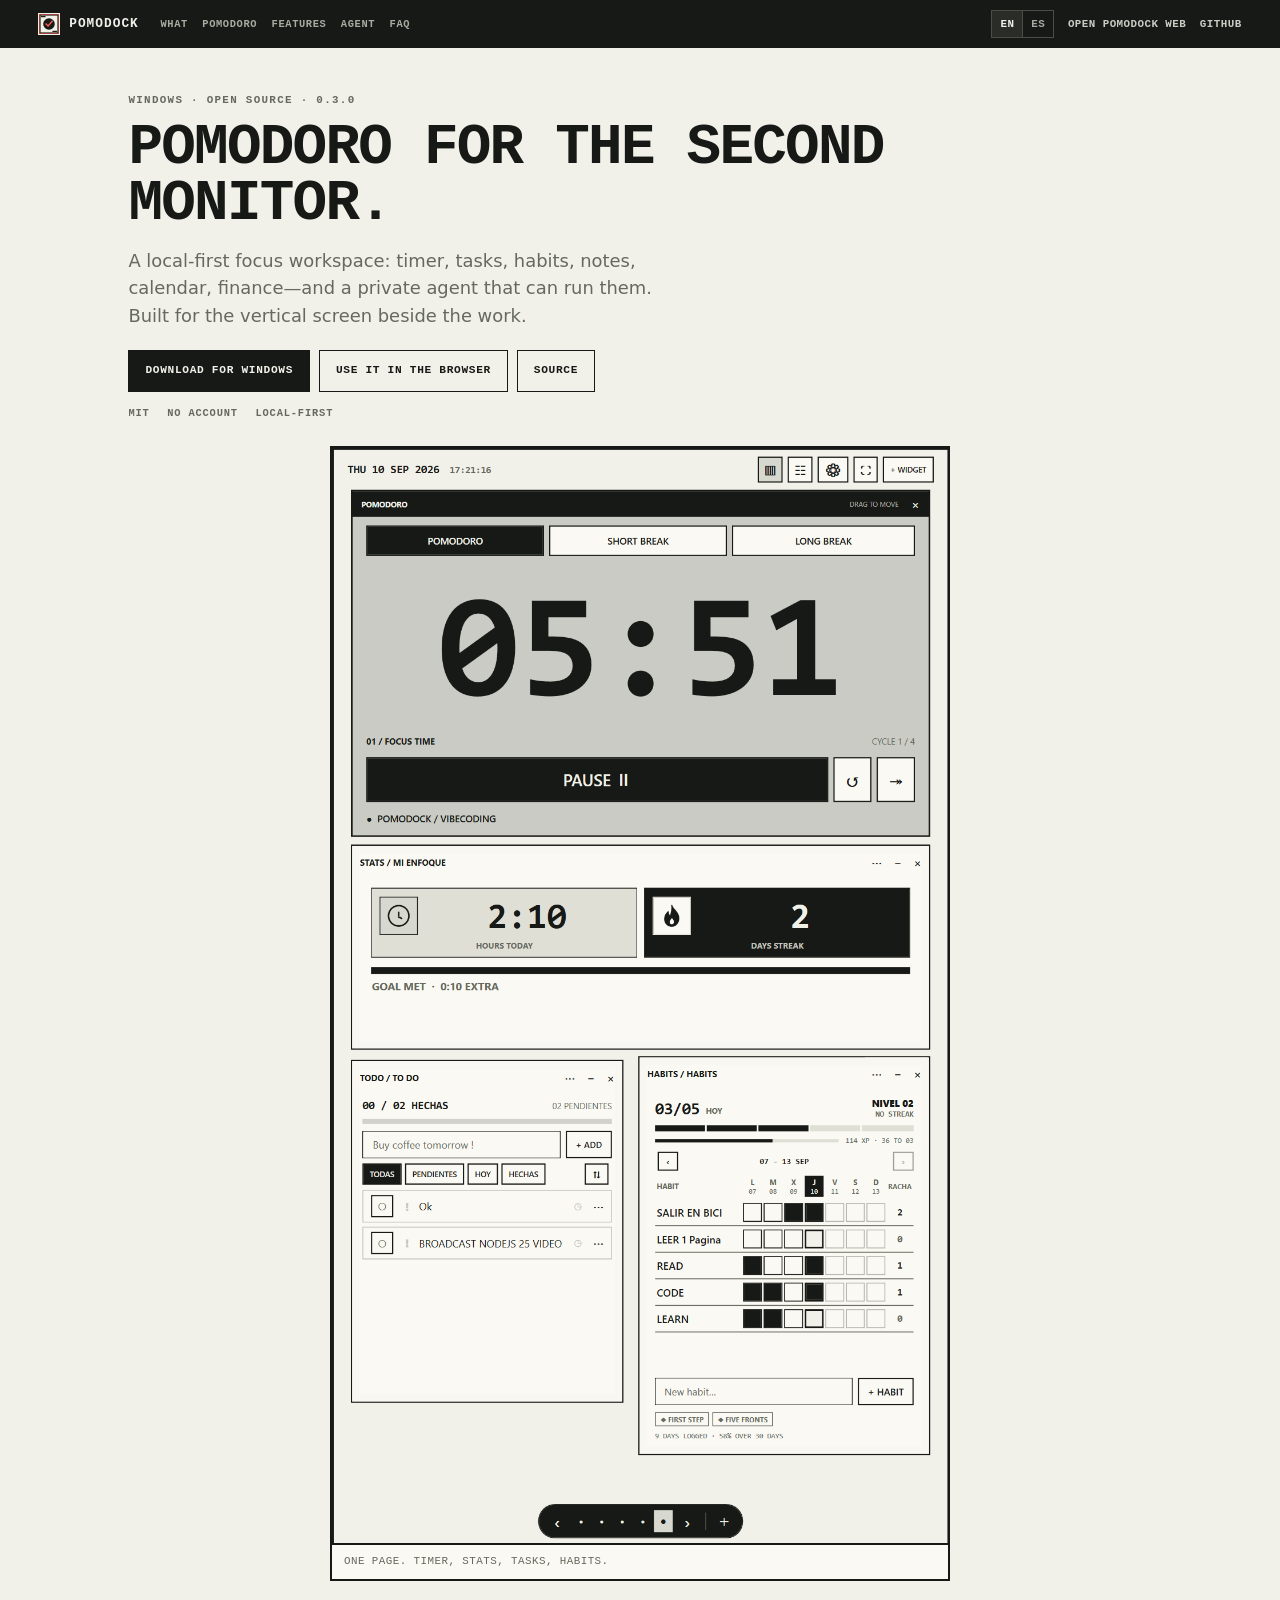
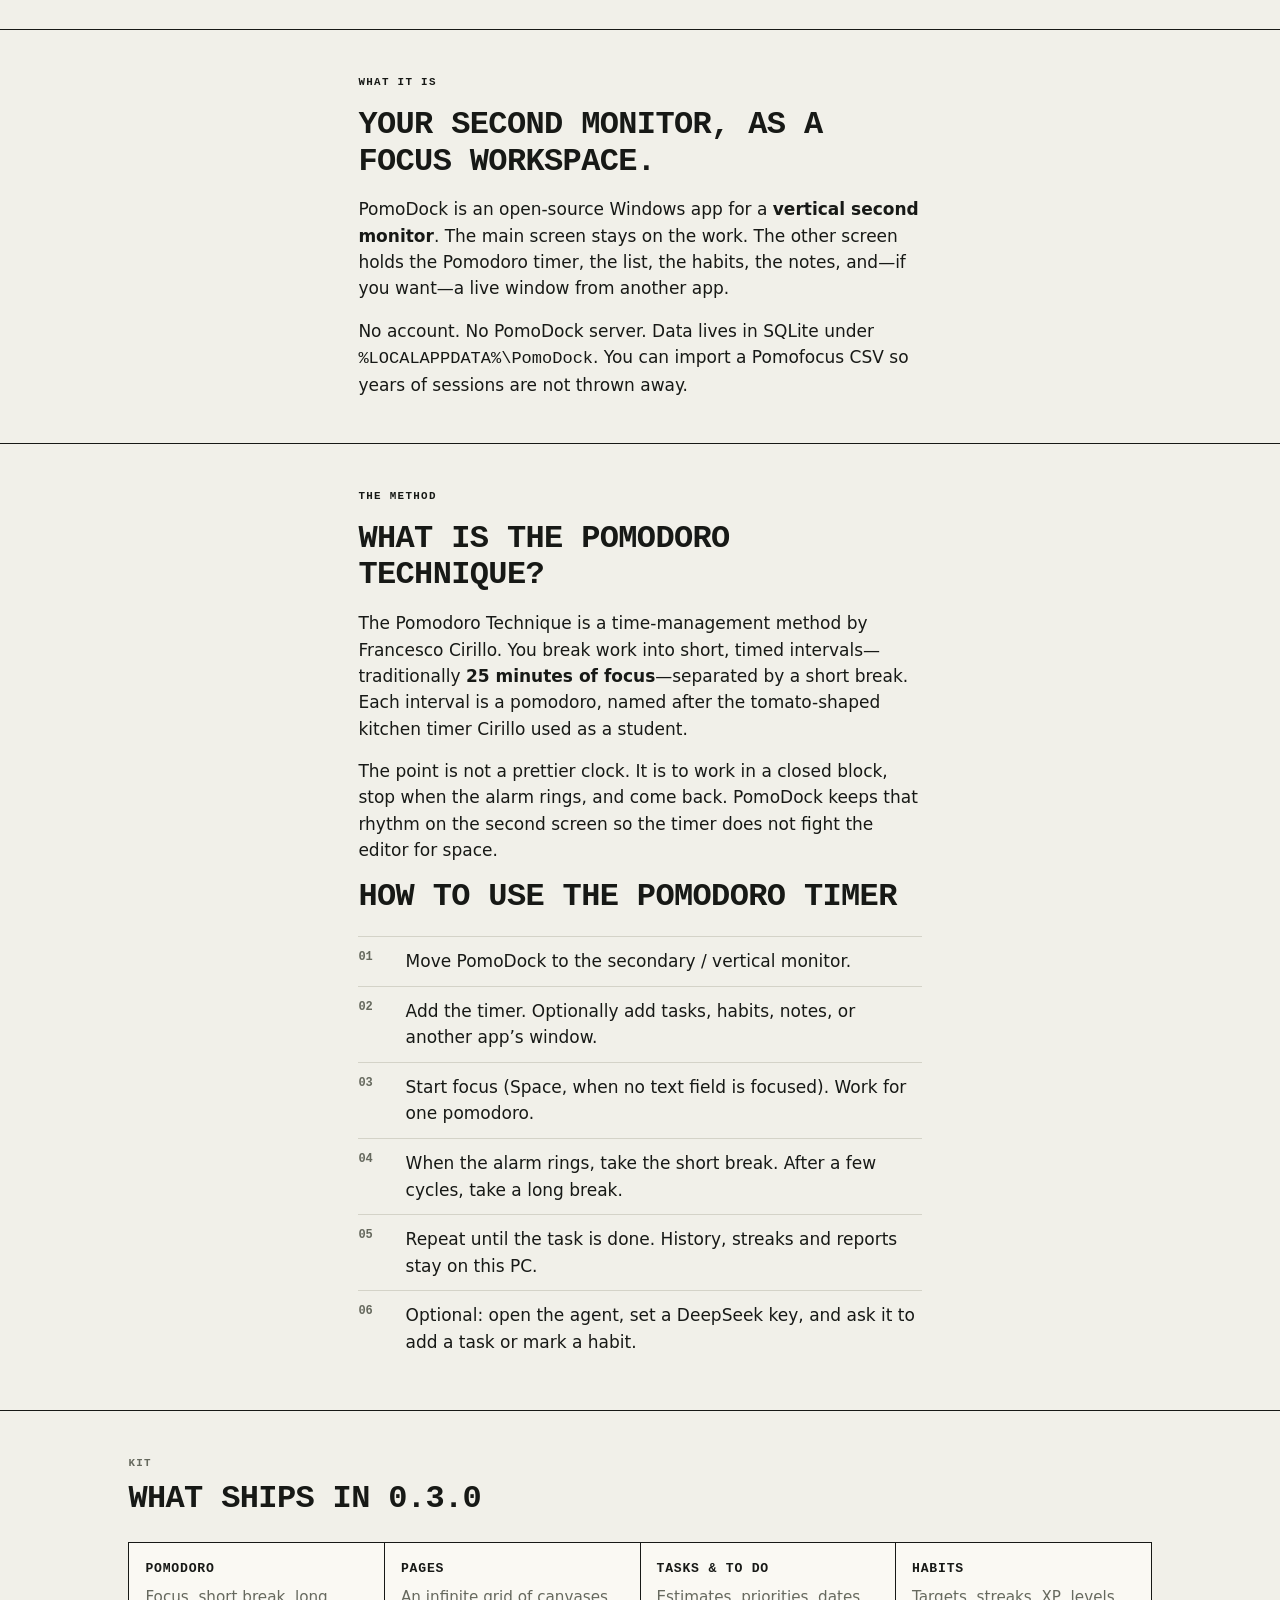
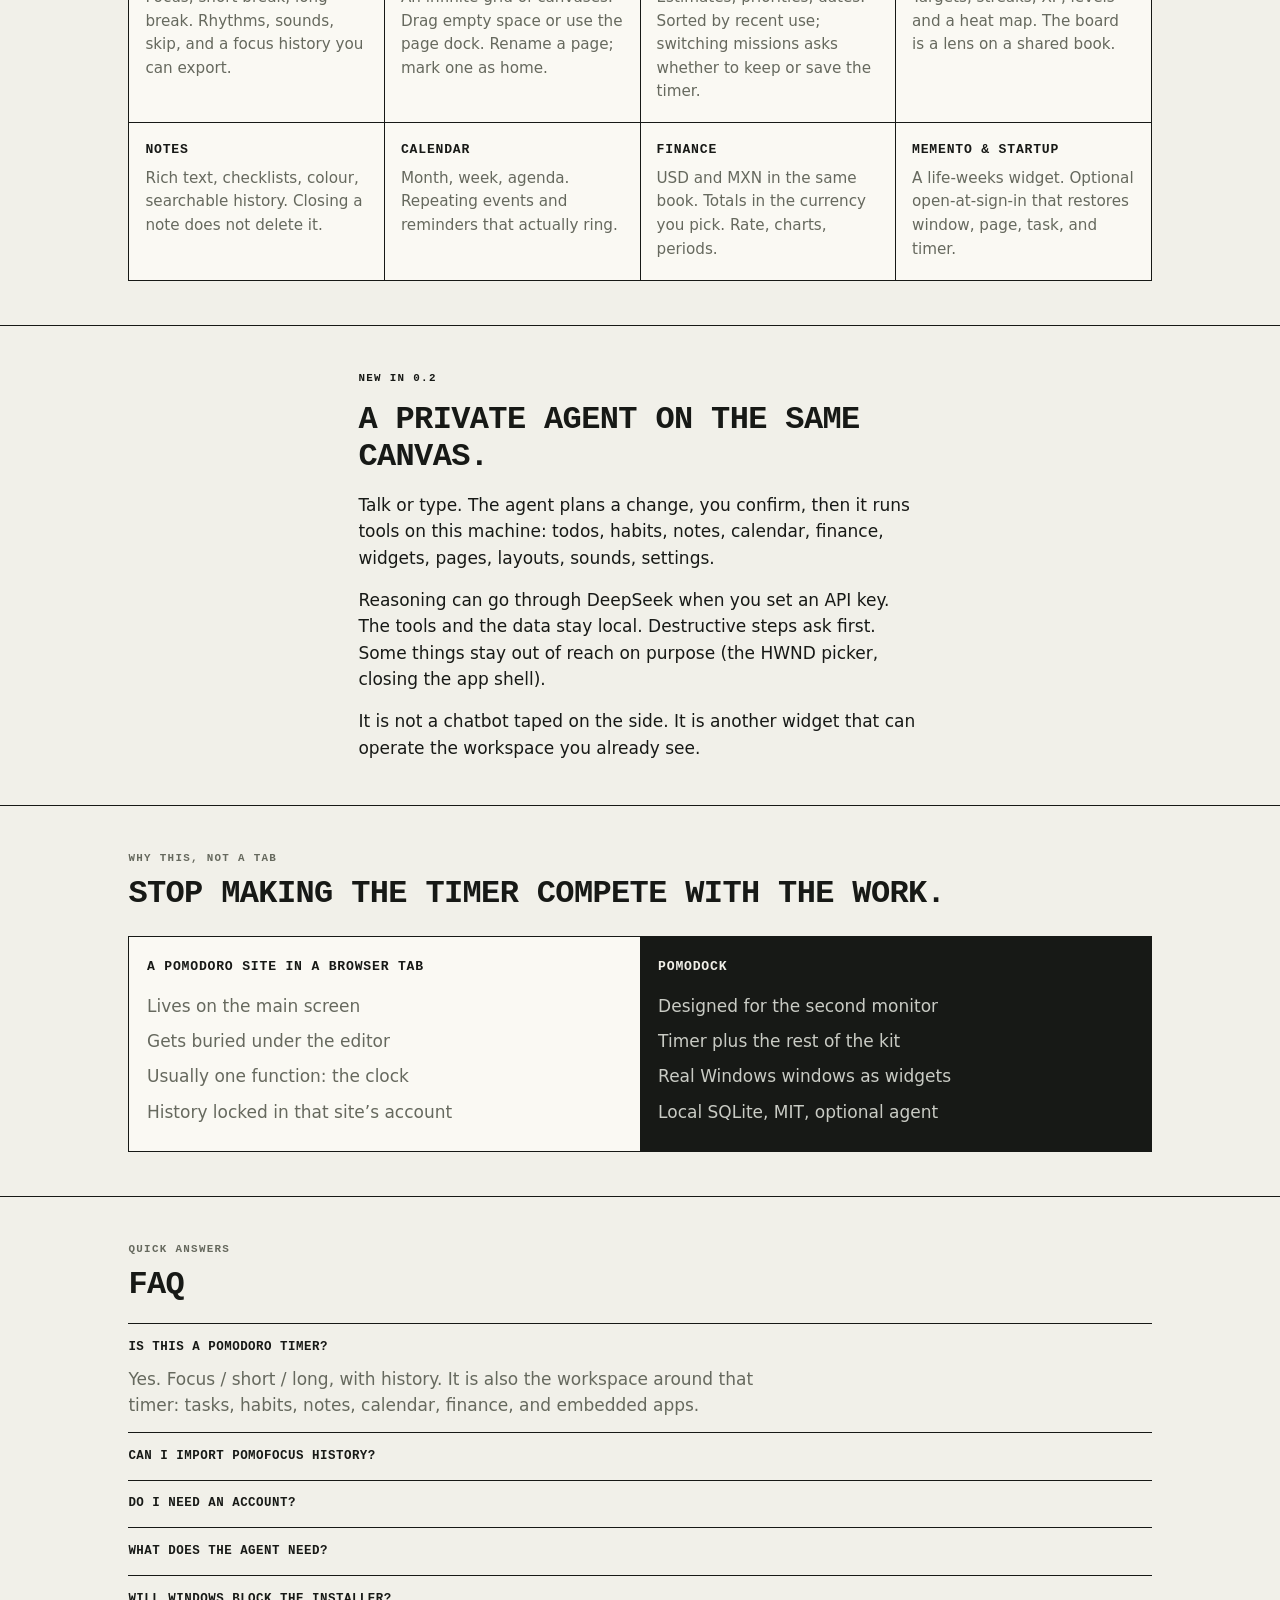
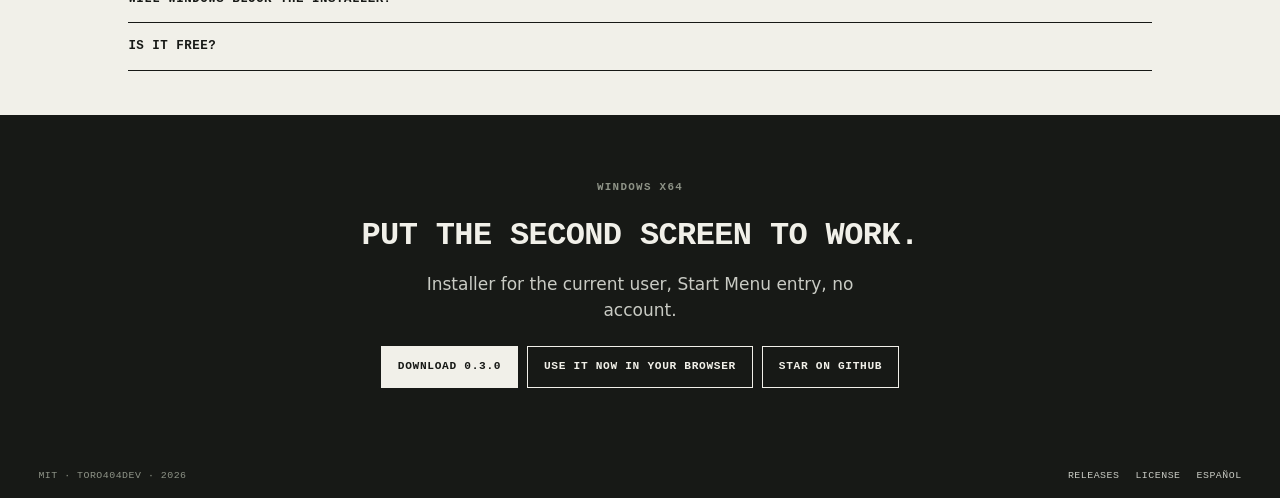
<file: website/en/index.html>
<!doctype html>
<html lang="en">
<head>
  <meta charset="utf-8">
  <meta name="viewport" content="width=device-width, initial-scale=1">
  <title>Pomodoro Timer for a Vertical Second Monitor — PomoDock</title>
  <meta name="description" content="Open-source Pomodoro workspace for Windows. Timer, tasks, habits and a private agent on your vertical second monitor. Local-first. Import Pomofocus. MIT.">
  <meta name="theme-color" content="#171916">
  <meta name="robots" content="index, follow">
  <link rel="canonical" href="https://pomodock.com/en/">
  <link rel="alternate" hreflang="en" href="https://pomodock.com/en/">
  <link rel="alternate" hreflang="es" href="https://pomodock.com/es/">
  <link rel="alternate" hreflang="x-default" href="https://pomodock.com/">
  <meta property="og:type" content="website">
  <meta property="og:site_name" content="PomoDock">
  <meta property="og:title" content="Pomodoro Timer for a Vertical Second Monitor — PomoDock">
  <meta property="og:description" content="Turn the unused screen into a Pomodoro workspace: timer, widgets, real Windows apps, and a local agent.">
  <meta property="og:url" content="https://pomodock.com/en/">
  <meta property="og:locale" content="en_US">
  <meta property="og:image" content="https://pomodock.com/assets/hero.png">
  <meta name="twitter:card" content="summary_large_image">
  <link rel="icon" href="../assets/pomodock-mark.svg" type="image/svg+xml">
  <link rel="stylesheet" href="../site.css?v=20260912e">
  <script src="../script.js?v=20260912e" defer></script>
  <script type="application/ld+json">
  {
    "@context": "https://schema.org",
    "@type": "SoftwareApplication",
    "name": "PomoDock",
    "applicationCategory": "DesktopEnhancementApplication",
    "operatingSystem": "Windows x64",
    "softwareVersion": "0.3.0",
    "description": "Open-source Pomodoro workspace for a vertical second monitor on Windows, with a private agent.",
    "url": "https://pomodock.com/en/",
    "downloadUrl": "https://github.com/TORO404DEV/focus-dock/releases/download/v0.3.0/PomoDock-Setup-0.3.0.exe",
    "codeRepository": "https://github.com/TORO404DEV/focus-dock",
    "license": "https://github.com/TORO404DEV/focus-dock/blob/main/LICENSE",
    "image": "https://pomodock.com/assets/hero.png",
    "offers": { "@type": "Offer", "price": "0", "priceCurrency": "USD" }
  }
  </script>
  <script type="application/ld+json">
  {
    "@context": "https://schema.org",
    "@type": "HowTo",
    "name": "How to use the Pomodoro Technique with PomoDock",
    "step": [
      {"@type": "HowToStep", "name": "Move PomoDock to the second monitor"},
      {"@type": "HowToStep", "name": "Add the timer and the widgets you need"},
      {"@type": "HowToStep", "name": "Start a 25-minute focus block"},
      {"@type": "HowToStep", "name": "Take a short break when the alarm rings"},
      {"@type": "HowToStep", "name": "Repeat until the work is done"}
    ]
  }
  </script>
</head>
<body>
  <a class="skip-link" href="#main">Skip to content</a>
  <header class="topbar">
    <a class="brand" href="#top"><img src="../assets/pomodock-mark.svg" width="22" height="22" alt=""><span>PomoDock</span></a>
    <nav class="top-nav" aria-label="On this page">
      <a href="#what">What</a>
      <a href="#pomodoro">Pomodoro</a>
      <a href="#features">Features</a>
      <a href="#agent">Agent</a>
      <a href="#faq">FAQ</a>
    </nav>
    <div class="topbar-spacer"></div>
    <nav class="lang" aria-label="Language">
      <a class="is-active" href="./" lang="en" hreflang="en" aria-current="page" data-language="en">EN</a>
      <a href="../es/" lang="es" hreflang="es" data-language="es">ES</a>
    </nav>
    <a class="top-link" href="../">Open PomoDock Web</a>
    <a class="top-link" href="https://github.com/TORO404DEV/focus-dock" target="_blank" rel="noreferrer">GitHub</a>
  </header>

  <main id="main">
    <div class="wrap">
      <section class="intro" id="top">
        <div>
          <p class="eyebrow">Windows · Open source · 0.3.0</p>
          <h1>Pomodoro for the second monitor.</h1>
          <p class="lead">A local-first focus workspace: timer, tasks, habits, notes, calendar, finance—and a private agent that can run them. Built for the vertical screen beside the work.</p>
        </div>
        <div class="intro-actions">
          <div class="hero-actions">
            <a class="button button-primary" href="https://github.com/TORO404DEV/focus-dock/releases/download/v0.3.0/PomoDock-Setup-0.3.0.exe">Download for Windows</a>
            <a class="button button-ghost" href="../">Use it in the browser</a>
            <a class="button button-ghost" href="https://github.com/TORO404DEV/focus-dock" target="_blank" rel="noreferrer">Source</a>
          </div>
          <ul class="facts"><li>MIT</li><li>No account</li><li>Local-first</li></ul>
        </div>
      </section>

      <figure class="shot">
        <video src="../assets/hero.mp4?v=20261026" poster="../assets/hero.png?v=20260912e" width="620" height="1102" autoplay muted loop playsinline preload="auto" aria-label="PomoDock Pomodoro workspace: timer, focus stats, tasks and habits on a vertical canvas"></video>
        <figcaption>One page. Timer, stats, tasks, habits.</figcaption>
      </figure>
    </div>

    <section class="block" id="what">
      <div class="wrap prose">
        <p class="kicker">What it is</p>
        <h2>Your second monitor, as a focus workspace.</h2>
        <p>PomoDock is an open-source Windows app for a <strong>vertical second monitor</strong>. The main screen stays on the work. The other screen holds the Pomodoro timer, the list, the habits, the notes, and—if you want—a live window from another app.</p>
        <p>No account. No PomoDock server. Data lives in SQLite under <code>%LOCALAPPDATA%\PomoDock</code>. You can import a Pomofocus CSV so years of sessions are not thrown away.</p>
      </div>
    </section>

    <section class="block" id="pomodoro">
      <div class="wrap prose">
        <p class="kicker">The method</p>
        <h2>What is the Pomodoro Technique?</h2>
        <p>The Pomodoro Technique is a time-management method by Francesco Cirillo. You break work into short, timed intervals—traditionally <strong>25 minutes of focus</strong>—separated by a short break. Each interval is a pomodoro, named after the tomato-shaped kitchen timer Cirillo used as a student.</p>
        <p>The point is not a prettier clock. It is to work in a closed block, stop when the alarm rings, and come back. PomoDock keeps that rhythm on the second screen so the timer does not fight the editor for space.</p>
        <h2>How to use the Pomodoro timer</h2>
        <ol class="steps">
          <li>Move PomoDock to the secondary / vertical monitor.</li>
          <li>Add the timer. Optionally add tasks, habits, notes, or another app’s window.</li>
          <li>Start focus (Space, when no text field is focused). Work for one pomodoro.</li>
          <li>When the alarm rings, take the short break. After a few cycles, take a long break.</li>
          <li>Repeat until the task is done. History, streaks and reports stay on this PC.</li>
          <li>Optional: open the agent, set a DeepSeek key, and ask it to add a task or mark a habit.</li>
        </ol>
      </div>
    </section>

    <section class="block" id="features">
      <div class="wrap">
        <p class="kicker">Kit</p>
        <h2>What ships in 0.3.0</h2>
        <div class="grid">
          <article><h3>Pomodoro</h3><p>Focus, short break, long break. Rhythms, sounds, skip, and a focus history you can export.</p></article>
          <article><h3>Pages</h3><p>An infinite grid of canvases. Drag empty space or use the page dock. Rename a page; mark one as home.</p></article>
          <article><h3>Tasks &amp; To Do</h3><p>Estimates, priorities, dates. Sorted by recent use; switching missions asks whether to keep or save the timer.</p></article>
          <article><h3>Habits</h3><p>Targets, streaks, XP, levels and a heat map. The board is a lens on a shared book.</p></article>
          <article><h3>Notes</h3><p>Rich text, checklists, colour, searchable history. Closing a note does not delete it.</p></article>
          <article><h3>Calendar</h3><p>Month, week, agenda. Repeating events and reminders that actually ring.</p></article>
          <article><h3>Finance</h3><p>USD and MXN in the same book. Totals in the currency you pick. Rate, charts, periods.</p></article>
          <article><h3>Memento &amp; startup</h3><p>A life-weeks widget. Optional open-at-sign-in that restores window, page, task, and timer.</p></article>
        </div>
      </div>
    </section>

    <section class="block" id="agent">
      <div class="wrap prose">
        <p class="kicker">New in 0.2</p>
        <h2>A private agent on the same canvas.</h2>
        <p>Talk or type. The agent plans a change, you confirm, then it runs tools on this machine: todos, habits, notes, calendar, finance, widgets, pages, layouts, sounds, settings.</p>
        <p>Reasoning can go through DeepSeek when you set an API key. The tools and the data stay local. Destructive steps ask first. Some things stay out of reach on purpose (the HWND picker, closing the app shell).</p>
        <p class="muted">It is not a chatbot taped on the side. It is another widget that can operate the workspace you already see.</p>
      </div>
    </section>

    <section class="block" id="why">
      <div class="wrap">
        <p class="kicker">Why this, not a tab</p>
        <h2>Stop making the timer compete with the work.</h2>
        <div class="split">
          <article>
            <h3>A Pomodoro site in a browser tab</h3>
            <ul>
              <li>Lives on the main screen</li>
              <li>Gets buried under the editor</li>
              <li>Usually one function: the clock</li>
              <li>History locked in that site’s account</li>
            </ul>
          </article>
          <article class="is-us">
            <h3>PomoDock</h3>
            <ul>
              <li>Designed for the second monitor</li>
              <li>Timer plus the rest of the kit</li>
              <li>Real Windows windows as widgets</li>
              <li>Local SQLite, MIT, optional agent</li>
            </ul>
          </article>
        </div>
      </div>
    </section>

    <section class="block" id="faq">
      <div class="wrap">
        <p class="kicker">Quick answers</p>
        <h2>FAQ</h2>
        <div class="faq">
          <details open>
            <summary>Is this a Pomodoro timer?</summary>
            <p>Yes. Focus / short / long, with history. It is also the workspace around that timer: tasks, habits, notes, calendar, finance, and embedded apps.</p>
          </details>
          <details>
            <summary>Can I import Pomofocus history?</summary>
            <p>Yes. Export the report from Pomofocus, then import the CSV or TSV. Sessions map into native reports. Re-imports deduplicate; a safety copy is taken first.</p>
          </details>
          <details>
            <summary>Do I need an account?</summary>
            <p>No. Nothing is created on a PomoDock server. The workspace stays on your PC.</p>
          </details>
          <details>
            <summary>What does the agent need?</summary>
            <p>For chat, a DeepSeek API key in Settings. Voice dictation uses Whisper on-device. Tools never send your ledger or notes to “the cloud” as a product backend.</p>
          </details>
          <details>
            <summary>Will Windows block the installer?</summary>
            <p>The build is not code-signed. SmartScreen may warn; choose More info → Run anyway. Smart App Control can block unsigned local rebuilds.</p>
          </details>
          <details>
            <summary>Is it free?</summary>
            <p>MIT. The installer is free. DeepSeek, if you use the agent, is billed by them, not by PomoDock.</p>
          </details>
        </div>
      </div>
    </section>
  </main>

  <section class="cta">
    <p class="kicker">Windows x64</p>
    <h2>Put the second screen to work.</h2>
    <p>Installer for the current user, Start Menu entry, no account.</p>
    <div class="hero-actions">
      <a class="button button-invert" href="https://github.com/TORO404DEV/focus-dock/releases/download/v0.3.0/PomoDock-Setup-0.3.0.exe">Download 0.3.0</a>
      <a class="button button-ghost" href="../">Use it now in your browser</a>
      <a class="button button-ghost" href="https://github.com/TORO404DEV/focus-dock" target="_blank" rel="noreferrer">Star on GitHub</a>
    </div>
  </section>

  <footer class="site-footer">
    <p>MIT · TORO404DEV · 2026</p>
    <nav>
      <a href="https://github.com/TORO404DEV/focus-dock/releases">Releases</a>
      <a href="https://github.com/TORO404DEV/focus-dock/blob/main/LICENSE">License</a>
      <a href="../es/" lang="es" hreflang="es" data-language="es">Español</a>
    </nav>
  </footer>
</body>
</html>
</file>
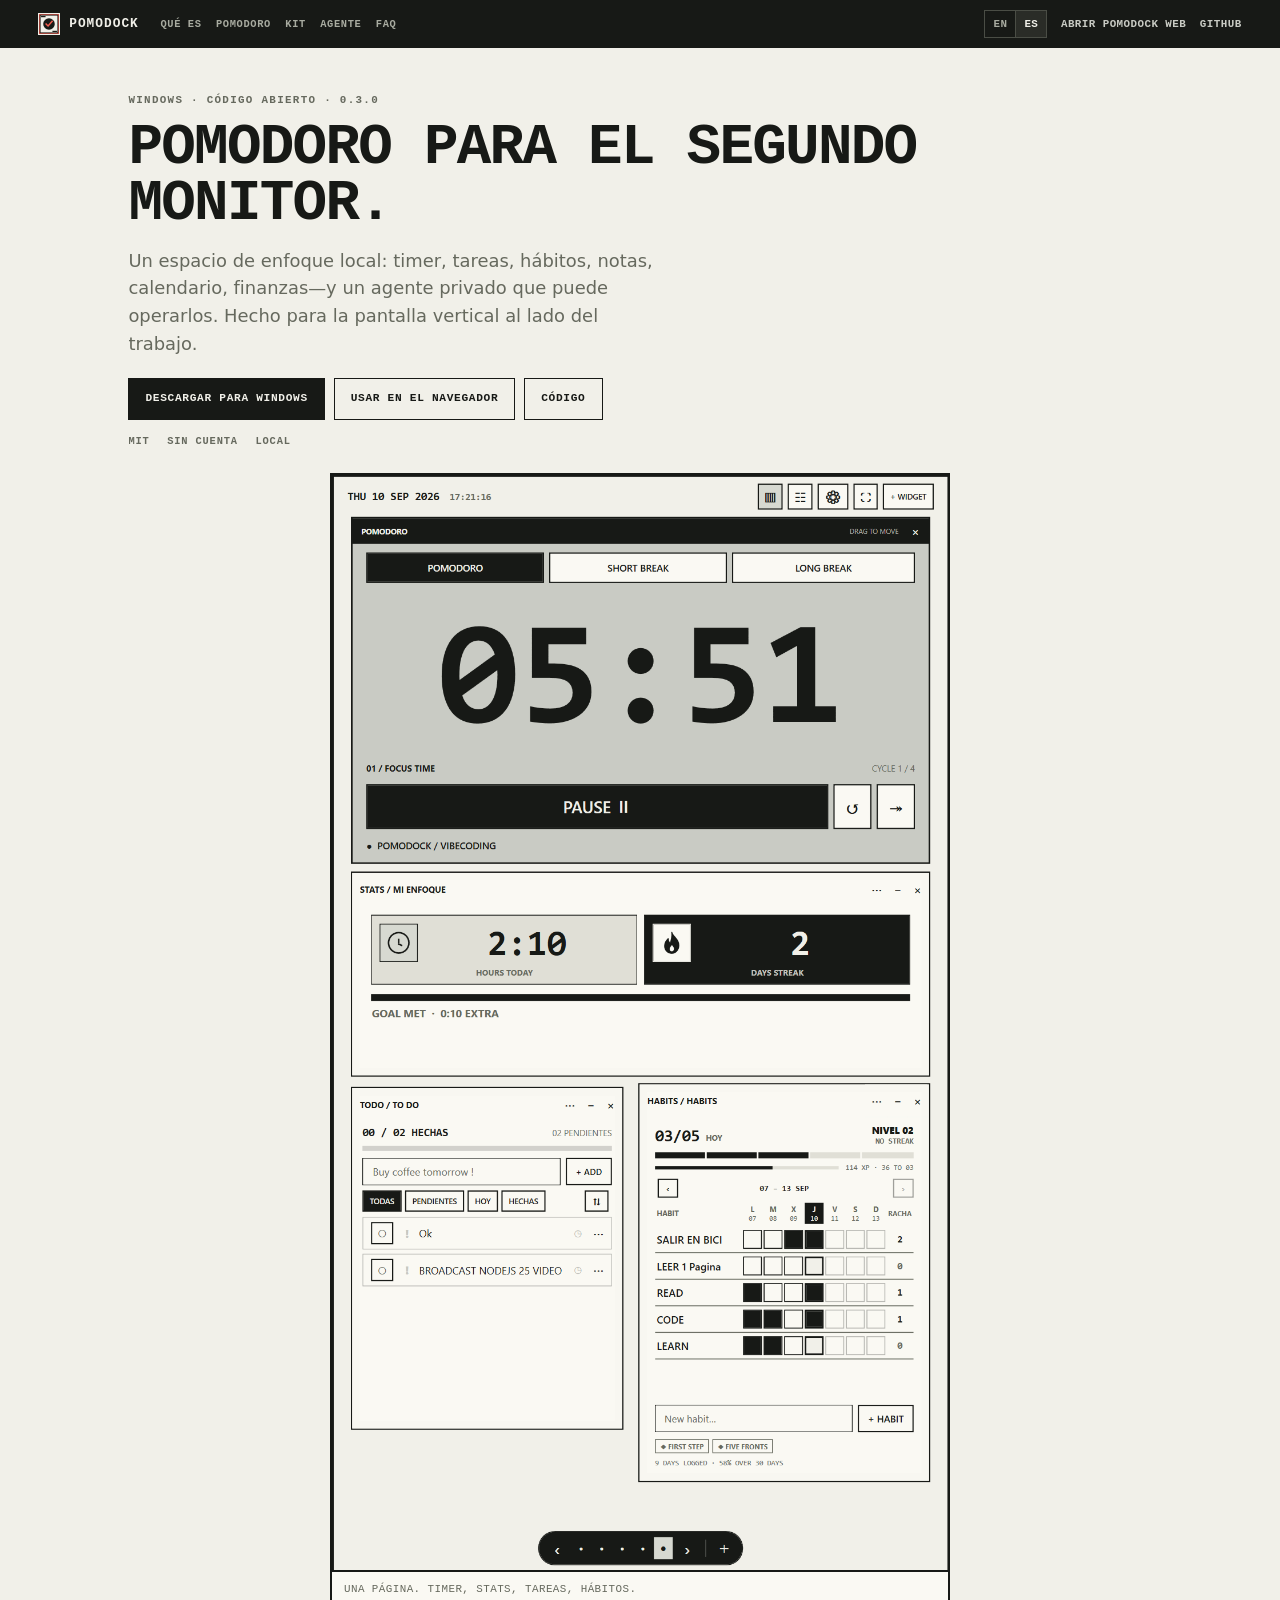
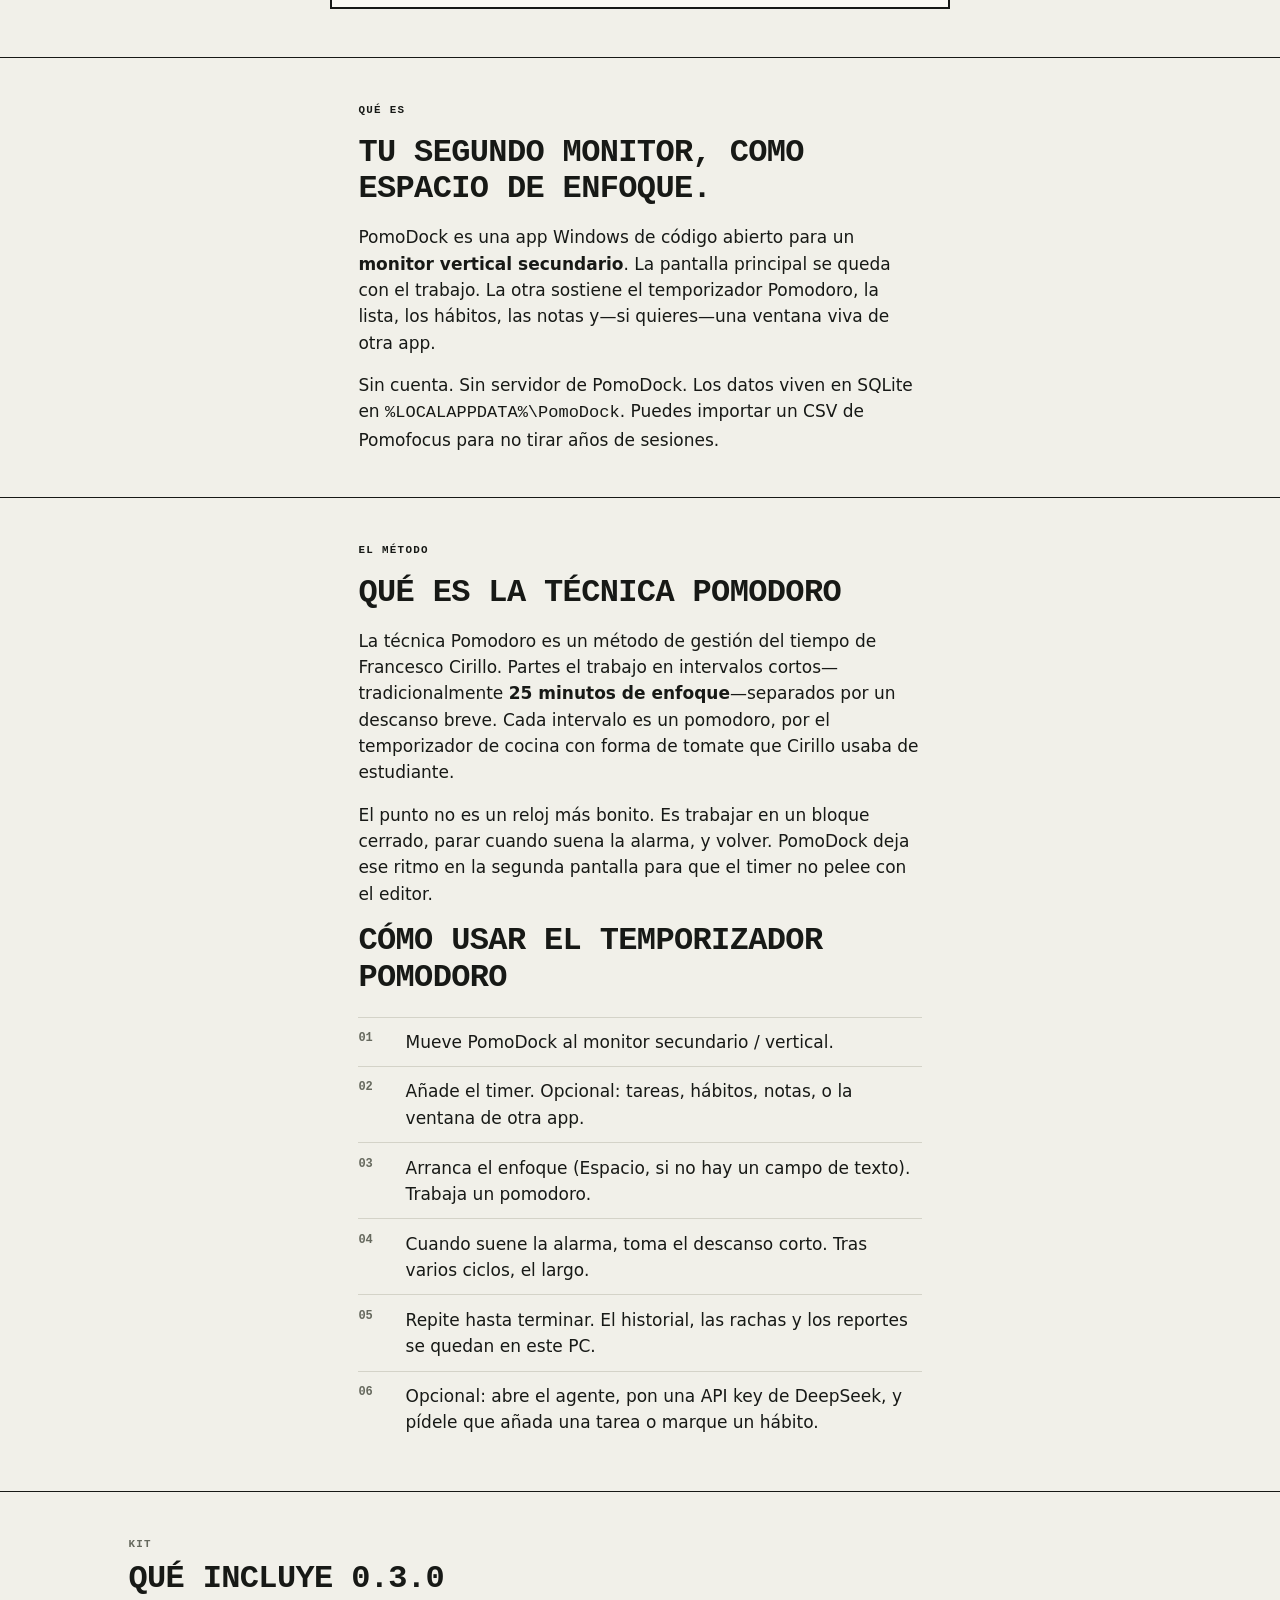
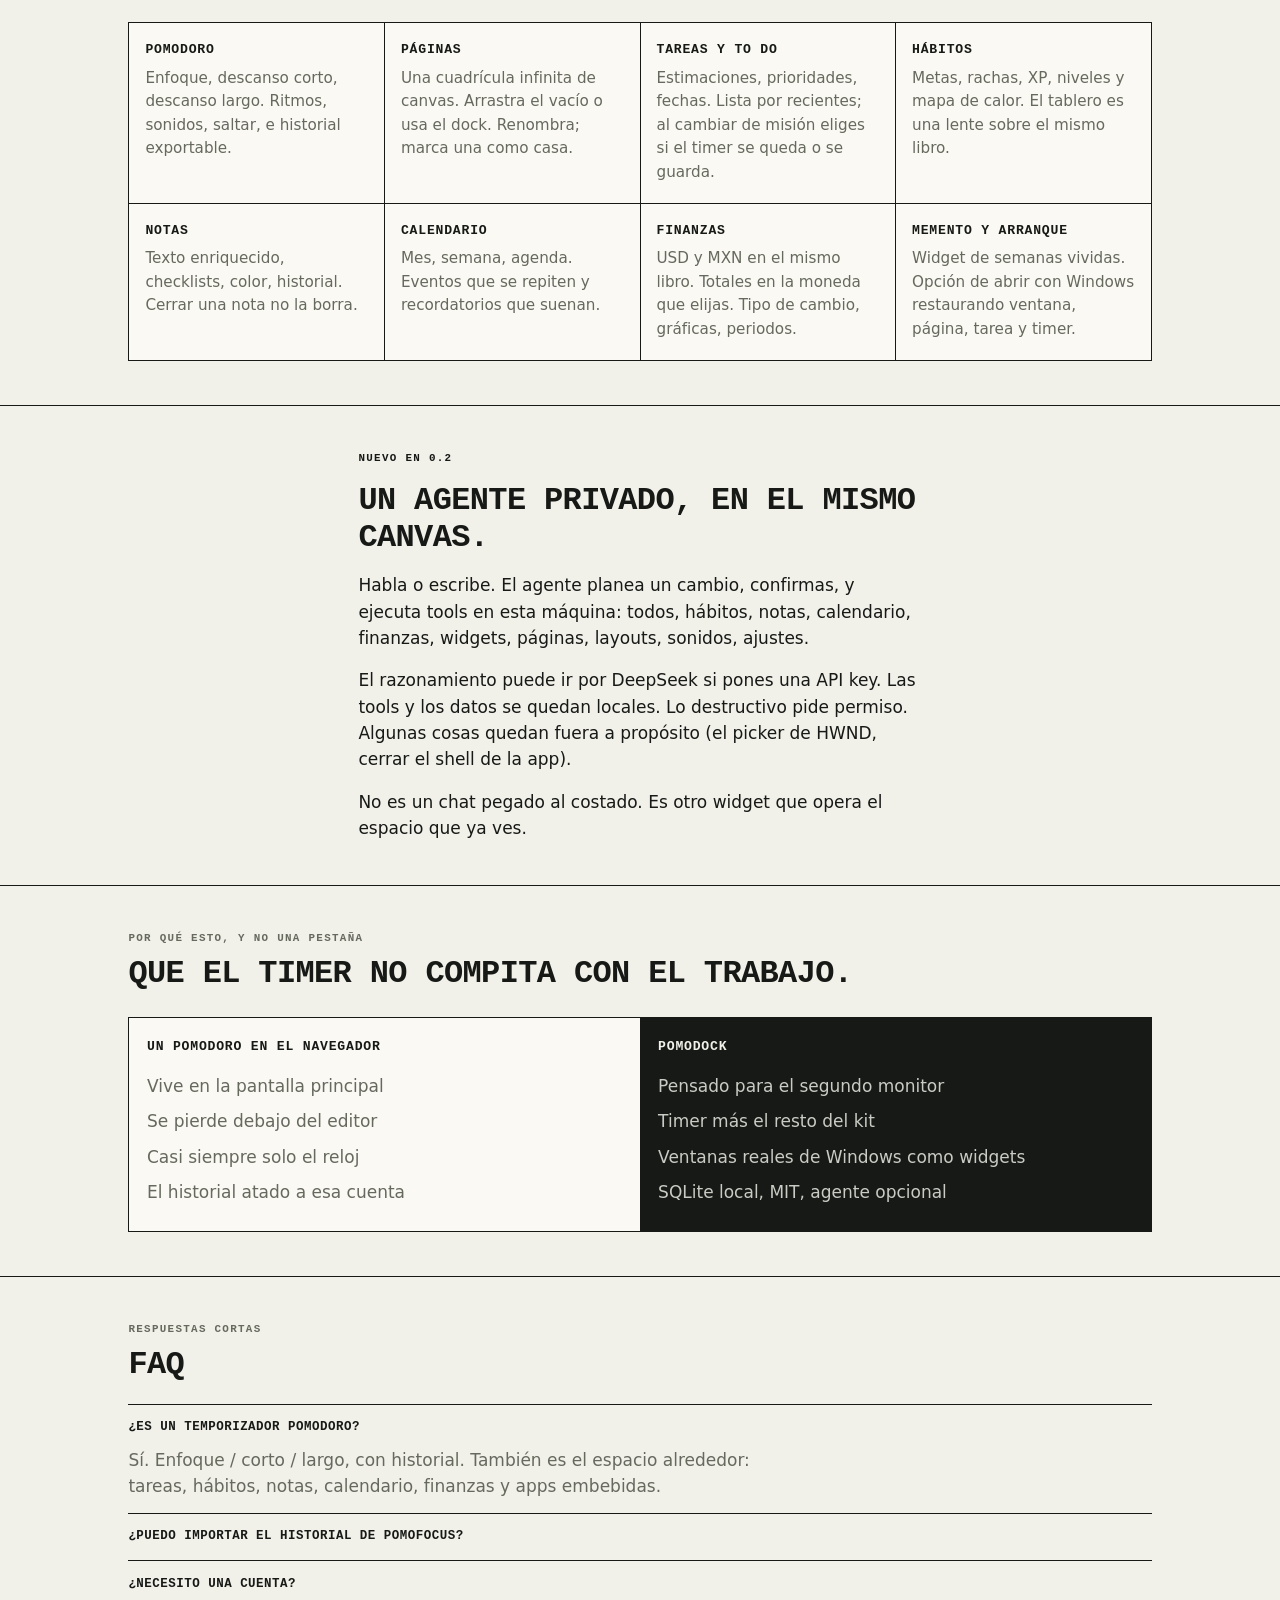
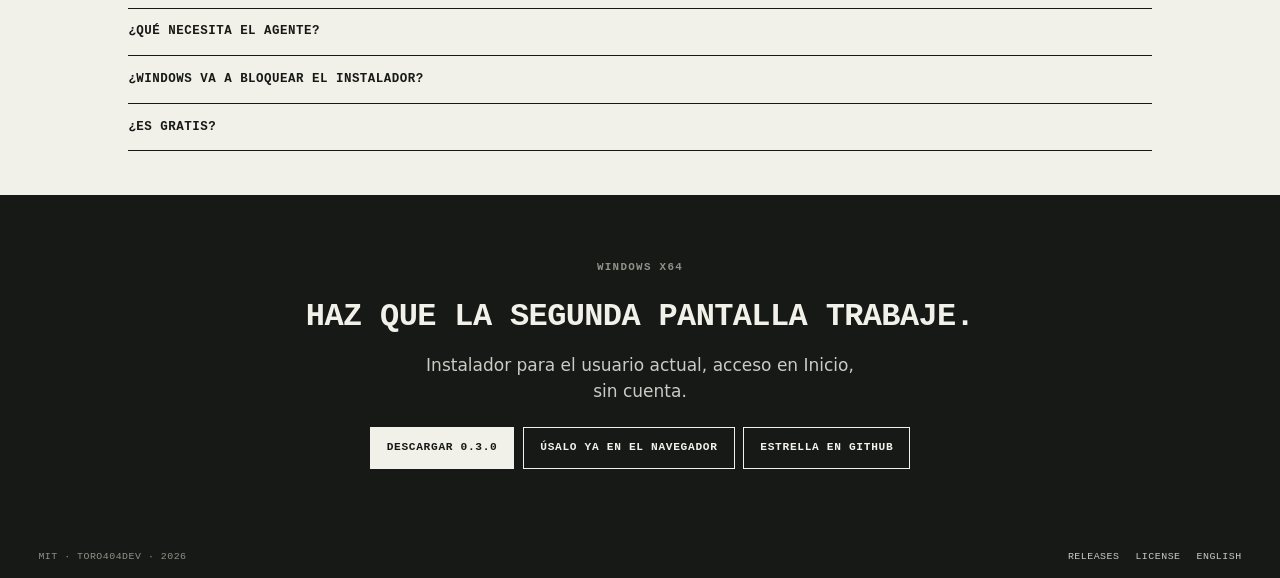
<file: website/es/index.html>
<!doctype html>
<html lang="es">
<head>
  <meta charset="utf-8">
  <meta name="viewport" content="width=device-width, initial-scale=1">
  <title>Temporizador Pomodoro para el segundo monitor — PomoDock</title>
  <meta name="description" content="Espacio Pomodoro de código abierto para Windows. Temporizador, tareas, hábitos y un agente privado en el monitor vertical. Local. Importa Pomofocus. MIT.">
  <meta name="theme-color" content="#171916">
  <meta name="robots" content="index, follow">
  <link rel="canonical" href="https://pomodock.com/es/">
  <link rel="alternate" hreflang="en" href="https://pomodock.com/en/">
  <link rel="alternate" hreflang="es" href="https://pomodock.com/es/">
  <link rel="alternate" hreflang="x-default" href="https://pomodock.com/">
  <meta property="og:type" content="website">
  <meta property="og:site_name" content="PomoDock">
  <meta property="og:title" content="Temporizador Pomodoro para el segundo monitor — PomoDock">
  <meta property="og:description" content="Convierte la pantalla que no usas en un espacio Pomodoro: timer, widgets, apps de Windows y un agente local.">
  <meta property="og:url" content="https://pomodock.com/es/">
  <meta property="og:locale" content="es_ES">
  <meta property="og:image" content="https://pomodock.com/assets/hero.png">
  <meta name="twitter:card" content="summary_large_image">
  <link rel="icon" href="../assets/pomodock-mark.svg" type="image/svg+xml">
  <link rel="stylesheet" href="../site.css?v=20260912e">
  <script src="../script.js?v=20260912e" defer></script>
  <script type="application/ld+json">
  {
    "@context": "https://schema.org",
    "@type": "SoftwareApplication",
    "name": "PomoDock",
    "applicationCategory": "DesktopEnhancementApplication",
    "operatingSystem": "Windows x64",
    "softwareVersion": "0.3.0",
    "description": "Espacio Pomodoro de código abierto para un monitor vertical secundario en Windows, con un agente privado.",
    "url": "https://pomodock.com/es/",
    "downloadUrl": "https://github.com/TORO404DEV/focus-dock/releases/download/v0.3.0/PomoDock-Setup-0.3.0.exe",
    "codeRepository": "https://github.com/TORO404DEV/focus-dock",
    "license": "https://github.com/TORO404DEV/focus-dock/blob/main/LICENSE",
    "image": "https://pomodock.com/assets/hero.png",
    "offers": { "@type": "Offer", "price": "0", "priceCurrency": "USD" }
  }
  </script>
  <script type="application/ld+json">
  {
    "@context": "https://schema.org",
    "@type": "HowTo",
    "name": "Cómo usar la técnica Pomodoro con PomoDock",
    "step": [
      {"@type": "HowToStep", "name": "Mueve PomoDock al segundo monitor"},
      {"@type": "HowToStep", "name": "Añade el timer y los widgets que necesites"},
      {"@type": "HowToStep", "name": "Arranca un bloque de enfoque de 25 minutos"},
      {"@type": "HowToStep", "name": "Descansa cuando suene la alarma"},
      {"@type": "HowToStep", "name": "Repite hasta terminar el trabajo"}
    ]
  }
  </script>
</head>
<body>
  <a class="skip-link" href="#main">Saltar al contenido</a>
  <header class="topbar">
    <a class="brand" href="#top"><img src="../assets/pomodock-mark.svg" width="22" height="22" alt=""><span>PomoDock</span></a>
    <nav class="top-nav" aria-label="En esta página">
      <a href="#what">Qué es</a>
      <a href="#pomodoro">Pomodoro</a>
      <a href="#features">Kit</a>
      <a href="#agent">Agente</a>
      <a href="#faq">FAQ</a>
    </nav>
    <div class="topbar-spacer"></div>
    <nav class="lang" aria-label="Idioma">
      <a href="../en/" lang="en" hreflang="en" data-language="en">EN</a>
      <a class="is-active" href="./" lang="es" hreflang="es" aria-current="page" data-language="es">ES</a>
    </nav>
    <a class="top-link" href="../">Abrir PomoDock Web</a>
    <a class="top-link" href="https://github.com/TORO404DEV/focus-dock" target="_blank" rel="noreferrer">GitHub</a>
  </header>

  <main id="main">
    <div class="wrap">
      <section class="intro" id="top">
        <div>
          <p class="eyebrow">Windows · Código abierto · 0.3.0</p>
          <h1>Pomodoro para el segundo monitor.</h1>
          <p class="lead">Un espacio de enfoque local: timer, tareas, hábitos, notas, calendario, finanzas—y un agente privado que puede operarlos. Hecho para la pantalla vertical al lado del trabajo.</p>
        </div>
        <div class="intro-actions">
          <div class="hero-actions">
            <a class="button button-primary" href="https://github.com/TORO404DEV/focus-dock/releases/download/v0.3.0/PomoDock-Setup-0.3.0.exe">Descargar para Windows</a>
            <a class="button button-ghost" href="../">Usar en el navegador</a>
            <a class="button button-ghost" href="https://github.com/TORO404DEV/focus-dock" target="_blank" rel="noreferrer">Código</a>
          </div>
          <ul class="facts"><li>MIT</li><li>Sin cuenta</li><li>Local</li></ul>
        </div>
      </section>

      <figure class="shot">
        <video src="../assets/hero.mp4?v=20261026" poster="../assets/hero.png?v=20260912e" width="620" height="1102" autoplay muted loop playsinline preload="auto" aria-label="Espacio Pomodoro de PomoDock: timer, estadísticas, tareas y hábitos en un canvas vertical"></video>
        <figcaption>Una página. Timer, stats, tareas, hábitos.</figcaption>
      </figure>
    </div>

    <section class="block" id="what">
      <div class="wrap prose">
        <p class="kicker">Qué es</p>
        <h2>Tu segundo monitor, como espacio de enfoque.</h2>
        <p>PomoDock es una app Windows de código abierto para un <strong>monitor vertical secundario</strong>. La pantalla principal se queda con el trabajo. La otra sostiene el temporizador Pomodoro, la lista, los hábitos, las notas y—si quieres—una ventana viva de otra app.</p>
        <p>Sin cuenta. Sin servidor de PomoDock. Los datos viven en SQLite en <code>%LOCALAPPDATA%\PomoDock</code>. Puedes importar un CSV de Pomofocus para no tirar años de sesiones.</p>
      </div>
    </section>

    <section class="block" id="pomodoro">
      <div class="wrap prose">
        <p class="kicker">El método</p>
        <h2>Qué es la técnica Pomodoro</h2>
        <p>La técnica Pomodoro es un método de gestión del tiempo de Francesco Cirillo. Partes el trabajo en intervalos cortos—tradicionalmente <strong>25 minutos de enfoque</strong>—separados por un descanso breve. Cada intervalo es un pomodoro, por el temporizador de cocina con forma de tomate que Cirillo usaba de estudiante.</p>
        <p>El punto no es un reloj más bonito. Es trabajar en un bloque cerrado, parar cuando suena la alarma, y volver. PomoDock deja ese ritmo en la segunda pantalla para que el timer no pelee con el editor.</p>
        <h2>Cómo usar el temporizador Pomodoro</h2>
        <ol class="steps">
          <li>Mueve PomoDock al monitor secundario / vertical.</li>
          <li>Añade el timer. Opcional: tareas, hábitos, notas, o la ventana de otra app.</li>
          <li>Arranca el enfoque (Espacio, si no hay un campo de texto). Trabaja un pomodoro.</li>
          <li>Cuando suene la alarma, toma el descanso corto. Tras varios ciclos, el largo.</li>
          <li>Repite hasta terminar. El historial, las rachas y los reportes se quedan en este PC.</li>
          <li>Opcional: abre el agente, pon una API key de DeepSeek, y pídele que añada una tarea o marque un hábito.</li>
        </ol>
      </div>
    </section>

    <section class="block" id="features">
      <div class="wrap">
        <p class="kicker">Kit</p>
        <h2>Qué incluye 0.3.0</h2>
        <div class="grid">
          <article><h3>Pomodoro</h3><p>Enfoque, descanso corto, descanso largo. Ritmos, sonidos, saltar, e historial exportable.</p></article>
          <article><h3>Páginas</h3><p>Una cuadrícula infinita de canvas. Arrastra el vacío o usa el dock. Renombra; marca una como casa.</p></article>
          <article><h3>Tareas y To Do</h3><p>Estimaciones, prioridades, fechas. Lista por recientes; al cambiar de misión eliges si el timer se queda o se guarda.</p></article>
          <article><h3>Hábitos</h3><p>Metas, rachas, XP, niveles y mapa de calor. El tablero es una lente sobre el mismo libro.</p></article>
          <article><h3>Notas</h3><p>Texto enriquecido, checklists, color, historial. Cerrar una nota no la borra.</p></article>
          <article><h3>Calendario</h3><p>Mes, semana, agenda. Eventos que se repiten y recordatorios que suenan.</p></article>
          <article><h3>Finanzas</h3><p>USD y MXN en el mismo libro. Totales en la moneda que elijas. Tipo de cambio, gráficas, periodos.</p></article>
          <article><h3>Memento y arranque</h3><p>Widget de semanas vividas. Opción de abrir con Windows restaurando ventana, página, tarea y timer.</p></article>
        </div>
      </div>
    </section>

    <section class="block" id="agent">
      <div class="wrap prose">
        <p class="kicker">Nuevo en 0.2</p>
        <h2>Un agente privado, en el mismo canvas.</h2>
        <p>Habla o escribe. El agente planea un cambio, confirmas, y ejecuta tools en esta máquina: todos, hábitos, notas, calendario, finanzas, widgets, páginas, layouts, sonidos, ajustes.</p>
        <p>El razonamiento puede ir por DeepSeek si pones una API key. Las tools y los datos se quedan locales. Lo destructivo pide permiso. Algunas cosas quedan fuera a propósito (el picker de HWND, cerrar el shell de la app).</p>
        <p class="muted">No es un chat pegado al costado. Es otro widget que opera el espacio que ya ves.</p>
      </div>
    </section>

    <section class="block" id="why">
      <div class="wrap">
        <p class="kicker">Por qué esto, y no una pestaña</p>
        <h2>Que el timer no compita con el trabajo.</h2>
        <div class="split">
          <article>
            <h3>Un Pomodoro en el navegador</h3>
            <ul>
              <li>Vive en la pantalla principal</li>
              <li>Se pierde debajo del editor</li>
              <li>Casi siempre solo el reloj</li>
              <li>El historial atado a esa cuenta</li>
            </ul>
          </article>
          <article class="is-us">
            <h3>PomoDock</h3>
            <ul>
              <li>Pensado para el segundo monitor</li>
              <li>Timer más el resto del kit</li>
              <li>Ventanas reales de Windows como widgets</li>
              <li>SQLite local, MIT, agente opcional</li>
            </ul>
          </article>
        </div>
      </div>
    </section>

    <section class="block" id="faq">
      <div class="wrap">
        <p class="kicker">Respuestas cortas</p>
        <h2>FAQ</h2>
        <div class="faq">
          <details open>
            <summary>¿Es un temporizador Pomodoro?</summary>
            <p>Sí. Enfoque / corto / largo, con historial. También es el espacio alrededor: tareas, hábitos, notas, calendario, finanzas y apps embebidas.</p>
          </details>
          <details>
            <summary>¿Puedo importar el historial de Pomofocus?</summary>
            <p>Sí. Exporta el reporte en Pomofocus e importa el CSV o TSV. Las sesiones pasan a reportes nativos. Las reimportaciones no duplican; se hace una copia de seguridad antes.</p>
          </details>
          <details>
            <summary>¿Necesito una cuenta?</summary>
            <p>No. No se crea nada en un servidor de PomoDock. El espacio se queda en tu PC.</p>
          </details>
          <details>
            <summary>¿Qué necesita el agente?</summary>
            <p>Para el chat, una API key de DeepSeek en Ajustes. El dictado usa Whisper en el equipo. Las tools no mandan tu libro ni tus notas a “la nube” como backend del producto.</p>
          </details>
          <details>
            <summary>¿Windows va a bloquear el instalador?</summary>
            <p>El build no está firmado. SmartScreen puede avisar; Más información → Ejecutar de todas formas. Smart App Control puede bloquear rebuilds locales sin firma.</p>
          </details>
          <details>
            <summary>¿Es gratis?</summary>
            <p>MIT. El instalador es gratis. DeepSeek, si usas el agente, lo cobra ellos, no PomoDock.</p>
          </details>
        </div>
      </div>
    </section>
  </main>

  <section class="cta">
    <p class="kicker">Windows x64</p>
    <h2>Haz que la segunda pantalla trabaje.</h2>
    <p>Instalador para el usuario actual, acceso en Inicio, sin cuenta.</p>
    <div class="hero-actions">
      <a class="button button-invert" href="https://github.com/TORO404DEV/focus-dock/releases/download/v0.3.0/PomoDock-Setup-0.3.0.exe">Descargar 0.3.0</a>
      <a class="button button-ghost" href="../">Úsalo ya en el navegador</a>
      <a class="button button-ghost" href="https://github.com/TORO404DEV/focus-dock" target="_blank" rel="noreferrer">Estrella en GitHub</a>
    </div>
  </section>

  <footer class="site-footer">
    <p>MIT · TORO404DEV · 2026</p>
    <nav>
      <a href="https://github.com/TORO404DEV/focus-dock/releases">Releases</a>
      <a href="https://github.com/TORO404DEV/focus-dock/blob/main/LICENSE">License</a>
      <a href="../en/" lang="en" hreflang="en" data-language="en">English</a>
    </nav>
  </footer>
</body>
</html>
</file>
<file: website/site.css>
:root {
  --paper: #f1f0e9;
  --surface: #faf9f3;
  --ink: #171916;
  --muted: #66695e;
  --line: #d4d3c8;
  --pad: clamp(1.15rem, 3vw, 2.5rem);
  --mono: Consolas, "Cascadia Mono", ui-monospace, monospace;
  --sans: "Segoe UI", ui-sans-serif, system-ui, sans-serif;
  --app: 620px;
  --page: 1100px;
  --read: 40rem;
}

*, *::before, *::after { box-sizing: border-box; }
html { scroll-behavior: smooth; }
body {
  margin: 0;
  color: var(--ink);
  background: var(--paper);
  font-family: var(--sans);
  font-size: 17px;
  line-height: 1.55;
}
img { display: block; max-width: 100%; height: auto; }
a { color: inherit; }
::selection { background: var(--ink); color: var(--paper); }

.skip-link {
  position: absolute; left: var(--pad); top: .75rem; z-index: 20;
  padding: .45rem .7rem; background: var(--ink); color: var(--paper);
  font-family: var(--mono); font-size: .75rem; text-decoration: none;
  transform: translateY(-160%);
}
.skip-link:focus { transform: none; }

.topbar {
  display: flex;
  align-items: center;
  gap: .85rem;
  min-height: 48px;
  padding: 0 var(--pad);
  background: var(--ink);
  color: var(--paper);
}
.brand {
  display: inline-flex;
  align-items: center;
  gap: .55rem;
  text-decoration: none;
  font-family: var(--mono);
  font-size: .8rem;
  font-weight: 700;
  letter-spacing: .08em;
  text-transform: uppercase;
}
.brand img { border: 1px solid var(--paper); }
.top-nav {
  display: flex;
  flex-wrap: wrap;
  gap: .2rem .9rem;
  margin-left: .5rem;
}
.top-nav a {
  font-family: var(--mono);
  font-size: .65rem;
  font-weight: 700;
  letter-spacing: .06em;
  text-transform: uppercase;
  text-decoration: none;
  color: #a8aba0;
}
.top-nav a:hover { color: var(--paper); }
.topbar-spacer { flex: 1; }
.lang { display: inline-flex; border: 1px solid #4a4d45; }
.lang a {
  padding: .3rem .5rem;
  color: #a8aba0;
  font-family: var(--mono);
  font-size: .68rem;
  font-weight: 700;
  text-decoration: none;
  letter-spacing: .04em;
}
.lang a + a { border-left: 1px solid #4a4d45; }
.lang .is-active { color: var(--paper); background: #2a2c27; }
.top-link {
  font-family: var(--mono);
  font-size: .68rem;
  font-weight: 700;
  letter-spacing: .04em;
  text-transform: uppercase;
  text-decoration: none;
  color: #c9cbc4;
}
.top-link:hover { color: var(--paper); }

.wrap {
  width: min(100%, var(--page));
  margin: 0 auto;
  padding: 0 var(--pad);
}
.intro {
  display: flex;
  flex-wrap: wrap;
  align-items: flex-end;
  justify-content: space-between;
  gap: 1.25rem 2rem;
  padding: clamp(1.75rem, 4vw, 2.75rem) 0 1.5rem;
}
.eyebrow {
  margin: 0 0 .7rem;
  font-family: var(--mono);
  font-size: .68rem;
  font-weight: 700;
  letter-spacing: .12em;
  text-transform: uppercase;
  color: var(--muted);
}
h1 {
  margin: 0;
  font-family: var(--mono);
  font-size: clamp(2.1rem, 4.6vw, 3.6rem);
  font-weight: 700;
  line-height: .98;
  letter-spacing: -.03em;
  text-transform: uppercase;
}
.lead {
  margin: .85rem 0 0;
  max-width: 34rem;
  font-size: 1.12rem;
  color: var(--muted);
}
.intro-actions { display: grid; gap: .85rem; }
.hero-actions {
  display: flex;
  flex-wrap: wrap;
  gap: .55rem;
}
.button {
  display: inline-flex;
  align-items: center;
  justify-content: center;
  min-height: 42px;
  padding: .55rem 1rem;
  border: 1px solid var(--ink);
  font-family: var(--mono);
  font-size: .7rem;
  font-weight: 700;
  letter-spacing: .06em;
  text-transform: uppercase;
  text-decoration: none;
}
.button-primary { background: var(--ink); color: var(--paper); }
.button-primary:hover { background: #2a2c27; }
.button-ghost { background: transparent; color: var(--ink); }
.button-ghost:hover { background: #e0dfd6; }
.button-invert {
  background: var(--paper);
  color: var(--ink);
  border-color: var(--paper);
}
.facts {
  display: flex;
  flex-wrap: wrap;
  gap: .65rem 1.1rem;
  margin: 0;
  padding: 0;
  list-style: none;
  font-family: var(--mono);
  font-size: .65rem;
  font-weight: 700;
  letter-spacing: .08em;
  text-transform: uppercase;
  color: var(--muted);
}

.shot {
  width: min(var(--app), 100%);
  margin: 0 auto 3rem;
  border: 2px solid var(--ink);
  background: var(--surface);
}
.shot img, .shot video { display: block; width: 100%; height: auto; object-fit: contain; }
.shot figcaption {
  margin: 0;
  padding: .55rem .75rem;
  border-top: 1px solid var(--ink);
  font-family: var(--mono);
  font-size: .68rem;
  letter-spacing: .04em;
  text-transform: uppercase;
  color: var(--muted);
}

.block {
  padding: 2.75rem 0;
  border-top: 1px solid var(--ink);
}
.kicker {
  margin: 0 0 .55rem;
  font-family: var(--mono);
  font-size: .68rem;
  font-weight: 700;
  letter-spacing: .12em;
  text-transform: uppercase;
  color: var(--muted);
}
h2 {
  margin: 0 0 1rem;
  font-family: var(--mono);
  font-size: clamp(1.45rem, 3vw, 2rem);
  font-weight: 700;
  line-height: 1.15;
  letter-spacing: -.02em;
  text-transform: uppercase;
}
h3 {
  margin: 0 0 .4rem;
  font-family: var(--mono);
  font-size: .82rem;
  font-weight: 700;
  letter-spacing: .06em;
  text-transform: uppercase;
}
.prose { max-width: var(--read); }
.prose p { margin: 0 0 1rem; color: var(--ink); }
.prose p:last-child { margin-bottom: 0; }
.muted { color: var(--muted); }

.steps {
  margin: 1.25rem 0 0;
  padding: 0;
  list-style: none;
  counter-reset: step;
}
.steps li {
  display: grid;
  grid-template-columns: 2.2rem 1fr;
  gap: .75rem;
  padding: .7rem 0;
  border-top: 1px solid var(--line);
  counter-increment: step;
}
.steps li::before {
  content: counter(step, decimal-leading-zero);
  font-family: var(--mono);
  font-size: .75rem;
  font-weight: 700;
  color: var(--muted);
}
.grid {
  display: grid;
  grid-template-columns: repeat(auto-fit, minmax(220px, 1fr));
  gap: 1px;
  margin-top: 1.5rem;
  border: 1px solid var(--ink);
  background: var(--ink);
}
.grid article {
  padding: 1.05rem 1rem 1.15rem;
  background: var(--surface);
}
.grid p { margin: 0; color: var(--muted); font-size: .95rem; }

.split {
  display: grid;
  grid-template-columns: 1fr 1fr;
  gap: 1px;
  margin-top: 1.5rem;
  border: 1px solid var(--ink);
  background: var(--ink);
}
.split article {
  padding: 1.2rem 1.1rem 1.35rem;
  background: var(--surface);
}
.split ul {
  margin: .7rem 0 0;
  padding: 0;
  list-style: none;
}
.split li {
  padding: .28rem 0;
  color: var(--muted);
}
.split .is-us { background: var(--ink); color: var(--paper); }
.split .is-us li { color: #c9cbc4; }

.faq {
  display: grid;
  gap: 0;
  margin-top: 1.25rem;
  border-top: 1px solid var(--ink);
}
.faq details {
  border-bottom: 1px solid var(--ink);
  padding: .85rem 0;
}
.faq summary {
  cursor: pointer;
  font-family: var(--mono);
  font-size: .78rem;
  font-weight: 700;
  letter-spacing: .04em;
  text-transform: uppercase;
  list-style: none;
}
.faq summary::-webkit-details-marker { display: none; }
.faq p { margin: .55rem 0 0; max-width: var(--read); color: var(--muted); }

.cta {
  padding: clamp(2.5rem, 6vw, 4rem) var(--pad);
  background: var(--ink);
  color: var(--paper);
  text-align: center;
}
.cta .kicker { color: #8e9387; }
.cta h2 { color: var(--paper); }
.cta p { margin: 0 auto 1.4rem; max-width: 28rem; color: #c9cbc4; }
.cta .hero-actions { justify-content: center; }
.cta .button-ghost { color: var(--paper); border-color: var(--paper); }
.cta .button-ghost:hover { background: #2a2c27; }

.site-footer {
  display: flex;
  flex-wrap: wrap;
  gap: 1rem 2rem;
  justify-content: space-between;
  align-items: center;
  padding: 1rem var(--pad);
  background: var(--ink);
  color: #8e9387;
  font-family: var(--mono);
  font-size: .62rem;
  letter-spacing: .05em;
  text-transform: uppercase;
}
.site-footer p { margin: 0; }
.site-footer nav { display: flex; flex-wrap: wrap; gap: 1rem; }
.site-footer a { color: #c9cbc4; text-decoration: none; }
.site-footer a:hover { color: var(--paper); }

.language-gateway {
  min-height: 100svh;
  display: grid;
  place-items: center;
  padding: var(--pad);
  background: var(--paper);
}
.language-card {
  width: min(100%, 380px);
  padding: 1.75rem;
  border: 2px solid var(--ink);
  background: var(--surface);
  text-align: center;
}
.language-card img {
  margin: 0 auto 1rem;
  border: 1px solid var(--ink);
}
.language-card .eyebrow { color: var(--muted); }
.language-card h1 { font-size: 1.6rem; }
.language-card > p:not(.eyebrow) {
  margin: .7rem 0 1.25rem;
  color: var(--muted);
}
.language-card nav { display: grid; gap: .5rem; }
.gateway-noscript {
  margin-top: 1rem;
  text-align: center;
  font-family: var(--mono);
  font-size: .7rem;
  color: var(--muted);
}

@media (max-width: 800px) {
  .top-nav { display: none; }
  .split { grid-template-columns: 1fr; }
}
@media (max-width: 640px) {
  .intro-actions,
  .hero-actions .button { width: 100%; }
  .site-footer { flex-direction: column; align-items: flex-start; }
}
</file>
